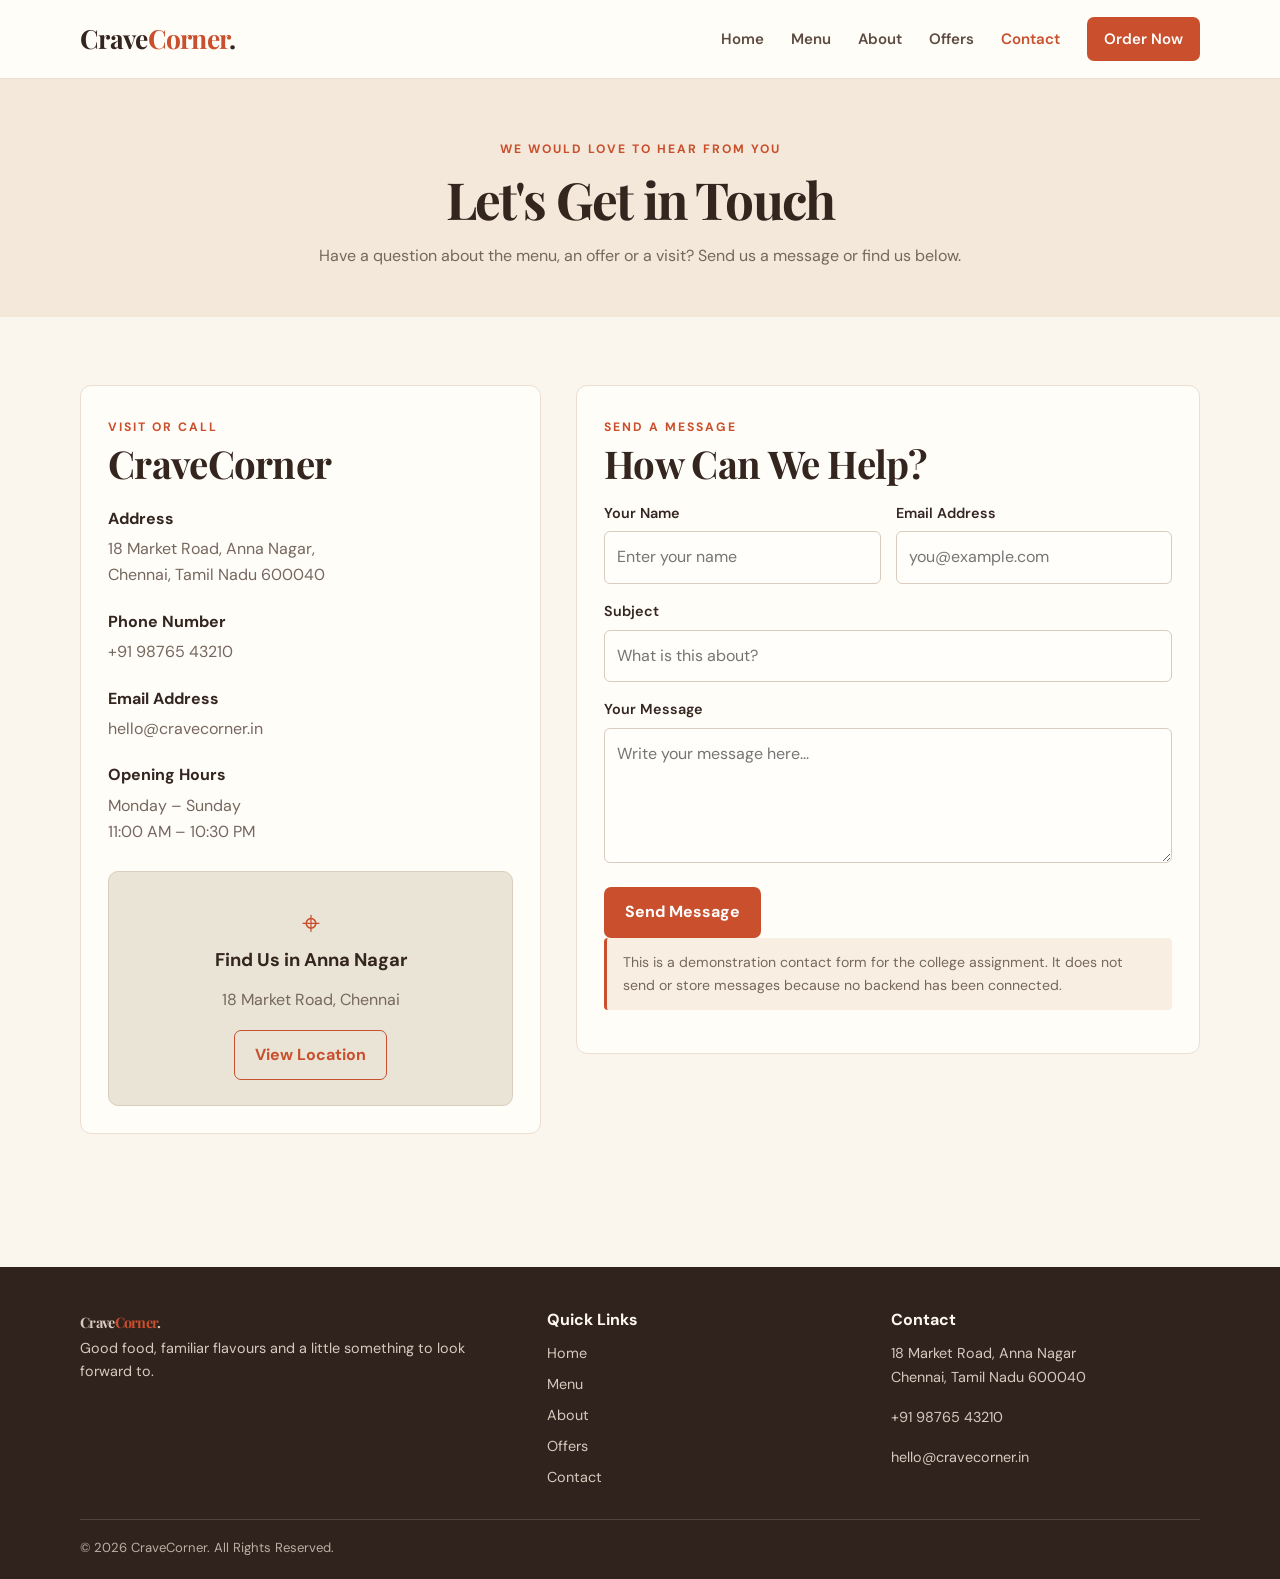
<file: contact.html>
<!DOCTYPE html>
<html lang="en">
<head>
    <meta charset="UTF-8">
    <meta name="viewport" content="width=device-width, initial-scale=1.0">
    <title>Contact Us | CraveCorner</title>
    <link rel="stylesheet" href="css/style.css">
</head>
<body>

    <header class="site-header">
        <div class="container nav-wrap">
            <a href="index.html" class="logo">Crave<span>Corner</span>.</a>

            <nav class="nav-links">
                <a href="index.html">Home</a>
                <a href="menu.html">Menu</a>
                <a href="about.html">About</a>
                <a href="offers.html">Offers</a>
                <a href="contact.html" class="active">Contact</a>
                <a href="menu.html" class="nav-order">Order Now</a>
            </nav>
        </div>
    </header>

    <main>

        <section class="page-banner">
            <div class="container">
                <span class="eyebrow">We Would Love to Hear from You</span>

                <h1>Let's Get in Touch</h1>

                <p>
                    Have a question about the menu, an offer
                    or a visit? Send us a message or find us below.
                </p>
            </div>
        </section>

        <section class="section">
            <div class="container contact-grid">

                <!-- Restaurant Details -->
                <aside class="contact-details">

                    <span class="eyebrow">Visit or Call</span>

                    <h2>CraveCorner</h2>

                    <div class="detail">
                        <strong>Address</strong>

                        <p>
                            18 Market Road, Anna Nagar,<br>
                            Chennai, Tamil Nadu 600040
                        </p>
                    </div>

                    <div class="detail">
                        <strong>Phone Number</strong>

                        <p>+91 98765 43210</p>
                    </div>

                    <div class="detail">
                        <strong>Email Address</strong>

                        <p>hello@cravecorner.in</p>
                    </div>

                    <div class="detail">
                        <strong>Opening Hours</strong>

                        <p>
                            Monday – Sunday<br>
                            11:00 AM – 10:30 PM
                        </p>
                    </div>

                    <!-- Location Section -->
                    <div class="map-panel">

                        <div>
                            <div class="map-pin">⌖</div>

                            <h3>Find Us in Anna Nagar</h3>

                            <p>18 Market Road, Chennai</p>

                            <a href="https://www.google.com/maps/search/?api=1&query=Anna+Nagar+Chennai"
                               target="_blank"
                               rel="noopener"
                               class="btn-outline">
                                View Location
                            </a>
                        </div>

                    </div>

                </aside>

                <!-- Contact Form -->
                <section class="contact-form">

                    <span class="eyebrow">Send a Message</span>

                    <h2>How Can We Help?</h2>

                    <form action="#" method="get">

                        <div class="form-row">

                            <div>
                                <label for="name">Your Name</label>

                                <input type="text"
                                       id="name"
                                       name="name"
                                       placeholder="Enter your name"
                                       required>
                            </div>

                            <div>
                                <label for="email">Email Address</label>

                                <input type="email"
                                       id="email"
                                       name="email"
                                       placeholder="you@example.com"
                                       required>
                            </div>

                        </div>

                        <div>
                            <label for="subject">Subject</label>

                            <input type="text"
                                   id="subject"
                                   name="subject"
                                   placeholder="What is this about?"
                                   required>
                        </div>

                        <div>
                            <label for="message">Your Message</label>

                            <textarea id="message"
                                      name="message"
                                      placeholder="Write your message here..."
                                      required></textarea>
                        </div>

                        <button type="submit" class="btn">
                            Send Message
                        </button>

                    </form>

                    <p class="note">
                        This is a demonstration contact form for
                        the college assignment. It does not send
                        or store messages because no backend
                        has been connected.
                    </p>

                </section>

            </div>
        </section>

    </main>

    <footer class="site-footer">
        <div class="container">

            <div class="footer-grid">

                <div>
                    <a href="index.html" class="logo footer-logo">
                        Crave<span>Corner</span>.
                    </a>

                    <p>
                        Good food, familiar flavours and a little
                        something to look forward to.
                    </p>
                </div>

                <div>
                    <h3>Quick Links</h3>

                    <div class="footer-links">
                        <a href="index.html">Home</a>
                        <a href="menu.html">Menu</a>
                        <a href="about.html">About</a>
                        <a href="offers.html">Offers</a>
                        <a href="contact.html">Contact</a>
                    </div>
                </div>

                <div>
                    <h3>Contact</h3>

                    <p>
                        18 Market Road, Anna Nagar<br>
                        Chennai, Tamil Nadu 600040
                    </p>

                    <p>+91 98765 43210</p>
                    <p>hello@cravecorner.in</p>
                </div>

            </div>

            <div class="footer-bottom">
                © 2026 CraveCorner. All Rights Reserved.
            </div>

        </div>
    </footer>

</body>
</html>
</file>
<file: css/style.css>
@import url('https://fonts.googleapis.com/css2?family=DM+Sans:wght@400;500;600;700&family=Playfair+Display:wght@600;700&display=swap');

:root {
    --cream: #fbf6ed;
    --paper: #fffdf8;
    --orange: #c94f2d;
    --orange-dark: #a83d22;
    --brown: #34251f;
    --muted: #76675e;
    --line: #eadfd2;
    --green: #526b4b;
    --shadow: 0 10px 28px rgba(64, 39, 25, .08);
}

/* Basic Reset */
* {
    box-sizing: border-box;
}

html {
    scroll-behavior: smooth;
}

body {
    margin: 0;
    background: var(--cream);
    color: var(--brown);
    font-family: "DM Sans", Arial, sans-serif;
    line-height: 1.65;
}

img {
    display: block;
    max-width: 100%;
}

a {
    color: inherit;
    text-decoration: none;
}

button,
input,
textarea {
    font: inherit;
}

.container {
    width: min(1120px, calc(100% - 40px));
    margin: 0 auto;
}

/* Header and Navigation */
.site-header {
    background: rgba(255, 253, 248, .96);
    border-bottom: 1px solid var(--line);
}

.nav-wrap {
    min-height: 78px;
    display: flex;
    align-items: center;
    justify-content: space-between;
    gap: 24px;
}

.logo {
    font-family: "Playfair Display", Georgia, serif;
    font-size: 1.65rem;
    font-weight: 700;
    letter-spacing: -.7px;
    color: var(--brown);
}

.logo span {
    color: var(--orange);
}

.nav-links {
    display: flex;
    align-items: center;
    gap: 27px;
    flex-wrap: wrap;
}

.nav-links a {
    font-size: .94rem;
    font-weight: 600;
    color: #5d4b42;
    transition: color .2s;
}

.nav-links a:hover,
.nav-links a.active {
    color: var(--orange);
}

.nav-links .nav-order {
    background: var(--orange);
    color: white;
    padding: 10px 17px;
    border-radius: 7px;
}

.nav-links .nav-order:hover {
    background: var(--orange-dark);
    color: white;
}

/* Hero Section */
.hero {
    padding: 54px 0 65px;
}

.hero-grid {
    display: grid;
    grid-template-columns: 1fr 1.03fr;
    gap: 55px;
    align-items: center;
}

.eyebrow {
    color: var(--orange);
    text-transform: uppercase;
    font-size: .76rem;
    font-weight: 700;
    letter-spacing: 2px;
}

h1,
h2,
h3 {
    line-height: 1.2;
    margin: 0 0 16px;
}

h1,
h2 {
    font-family: "Playfair Display", Georgia, serif;
}

h1 {
    font-size: clamp(2.7rem, 5vw, 4.5rem);
    letter-spacing: -1.8px;
    max-width: 590px;
}

h2 {
    font-size: clamp(2rem, 3vw, 2.8rem);
    letter-spacing: -.7px;
}

h3 {
    font-size: 1.15rem;
}

p {
    margin: 0 0 16px;
    color: var(--muted);
}

.hero-copy p {
    max-width: 490px;
    font-size: 1.04rem;
    margin-bottom: 26px;
}

.hero-image {
    height: 440px;
    width: 100%;
    object-fit: cover;
    border-radius: 12px;
    box-shadow: var(--shadow);
}

/* Buttons */
.btn {
    display: inline-block;
    border: 0;
    border-radius: 7px;
    padding: 12px 21px;
    background: var(--orange);
    color: white;
    font-weight: 700;
    cursor: pointer;
    transition: background .2s, transform .2s;
}

.btn:hover {
    background: var(--orange-dark);
    transform: translateY(-2px);
}

.btn-outline {
    display: inline-block;
    border: 1px solid var(--orange);
    border-radius: 7px;
    padding: 11px 20px;
    color: var(--orange);
    font-weight: 700;
}

/* General Sections */
.section {
    padding: 68px 0;
}

.section-white {
    background: var(--paper);
}

.section-head {
    display: flex;
    justify-content: space-between;
    align-items: end;
    gap: 25px;
    margin-bottom: 28px;
}

.section-head p {
    max-width: 470px;
    margin-bottom: 3px;
}

/* Food Categories */
.category-grid {
    display: grid;
    grid-template-columns: repeat(4, 1fr);
    gap: 18px;
}

.category-card {
    background: var(--paper);
    border: 1px solid var(--line);
    border-radius: 10px;
    padding: 12px;
    text-align: center;
}

.category-card img {
    width: 100%;
    height: 145px;
    object-fit: cover;
    border-radius: 7px;
    margin-bottom: 12px;
}

.category-card h3 {
    margin: 0;
}

/* Food Cards */
.food-grid {
    display: grid;
    grid-template-columns: repeat(3, 1fr);
    gap: 22px;
}

.food-card {
    background: var(--paper);
    border: 1px solid var(--line);
    border-radius: 11px;
    overflow: hidden;
    box-shadow: 0 5px 18px rgba(64, 39, 25, .04);
}

.food-card img {
    display: block;
    width: 100%;
    height: 215px;
    object-fit: cover;
}

.food-info {
    padding: 17px 18px 19px;
}

.food-info p {
    font-size: .9rem;
    min-height: 48px;
    margin-bottom: 13px;
}

.food-bottom {
    display: flex;
    justify-content: space-between;
    align-items: center;
    gap: 10px;
}

.price {
    color: var(--orange);
    font-weight: 700;
    font-size: 1.08rem;
}

.small-btn {
    border: 0;
    border-radius: 6px;
    padding: 8px 13px;
    color: white;
    background: var(--orange);
    font-weight: 600;
    font-size: .85rem;
}

/* Testimonials */
.testimonial-grid {
    display: grid;
    grid-template-columns: repeat(3, 1fr);
    gap: 18px;
}

.quote {
    background: var(--cream);
    border: 1px solid var(--line);
    border-radius: 10px;
    padding: 22px;
}

.quote p {
    color: #5e4d43;
    font-style: italic;
}

.quote strong {
    font-size: .9rem;
}

/* Page Banner */
.page-banner {
    padding: 56px 0 48px;
    background: #f3e8d9;
    text-align: center;
}

.page-banner h1 {
    max-width: none;
    font-size: clamp(2.4rem, 4vw, 3.5rem);
    margin: 8px 0 12px;
}

.page-banner p {
    max-width: 650px;
    margin: 0 auto;
}

/* Menu Page */
.menu-section {
    padding: 45px 0 20px;
}

.menu-section h2 {
    font-size: 1.8rem;
    margin-bottom: 22px;
}

.menu-section + .menu-section {
    padding-top: 32px;
}

/* About Page */
.about-grid {
    display: grid;
    grid-template-columns: 1fr 1fr;
    gap: 45px;
    align-items: center;
}

.about-grid img {
    height: 390px;
    width: 100%;
    object-fit: cover;
    border-radius: 11px;
}

.feature-grid {
    display: grid;
    grid-template-columns: repeat(3, 1fr);
    gap: 20px;
    margin-top: 28px;
}

.feature {
    background: var(--paper);
    border: 1px solid var(--line);
    padding: 23px;
    border-radius: 10px;
}

.feature-number {
    color: var(--orange);
    font-weight: 700;
    font-size: .8rem;
    letter-spacing: 1px;
}

/* Offers Page */
.offer-grid {
    display: grid;
    grid-template-columns: repeat(2, 1fr);
    gap: 22px;
}

.offer-card {
    display: grid;
    grid-template-columns: 1fr .8fr;
    background: var(--paper);
    border: 1px solid var(--line);
    border-radius: 12px;
    overflow: hidden;
    min-height: 245px;
}

.offer-copy {
    padding: 25px;
}

.offer-card img {
    display: block;
    width: 100%;
    height: 100%;
    min-height: 245px;
    object-fit: cover;
}

.discount {
    display: inline-block;
    color: var(--orange);
    background: #f8e7df;
    border-radius: 5px;
    padding: 5px 9px;
    font-size: .78rem;
    font-weight: 700;
    margin-bottom: 12px;
}

.offer-price {
    font-size: 1.25rem;
    color: var(--brown);
    font-weight: 700;
    margin: 8px 0 17px;
}

/* Contact Page */
.contact-grid {
    display: grid;
    grid-template-columns: .85fr 1.15fr;
    gap: 35px;
    align-items: start;
}

.contact-details,
.contact-form {
    background: var(--paper);
    border: 1px solid var(--line);
    border-radius: 11px;
    padding: 27px;
}

.detail {
    margin: 20px 0;
}

.detail strong {
    display: block;
    margin-bottom: 4px;
}

.form-row {
    display: grid;
    grid-template-columns: 1fr 1fr;
    gap: 15px;
}

label {
    display: block;
    font-weight: 600;
    font-size: .9rem;
    margin-bottom: 6px;
}

input,
textarea {
    width: 100%;
    border: 1px solid #d9cbbd;
    border-radius: 6px;
    background: #fffefa;
    padding: 12px;
    margin-bottom: 16px;
    color: var(--brown);
}

input:focus,
textarea:focus {
    outline: 2px solid #e8b6a4;
    border-color: var(--orange);
}

textarea {
    min-height: 135px;
    resize: vertical;
}

.map-panel {
    margin-top: 25px;
    border-radius: 10px;
    min-height: 190px;
    padding: 25px;
    background: #e9e4d5;
    display: grid;
    place-items: center;
    text-align: center;
    border: 1px solid #d8cfbd;
}

.map-pin {
    font-size: 2rem;
    color: var(--orange);
}

/* Footer */
.site-footer {
    background: #30231e;
    color: #fff8ef;
    padding: 43px 0 20px;
    margin-top: 65px;
}

.footer-grid {
    display: grid;
    grid-template-columns: 1.4fr 1fr 1fr;
    gap: 35px;
}

.site-footer p,
.site-footer a {
    color: #d7c9bd;
    font-size: .9rem;
}

.site-footer h3 {
    color: #fff8ef;
    font-size: 1rem;
    margin-bottom: 13px;
}

.footer-links {
    display: grid;
    gap: 7px;
}

.footer-bottom {
    border-top: 1px solid #51423b;
    margin-top: 30px;
    padding-top: 17px;
    font-size: .82rem;
    color: #bcaea2;
}

/* Notice */
.note {
    background: #f8eee2;
    border-left: 3px solid var(--orange);
    padding: 13px 16px;
    border-radius: 4px;
    font-size: .88rem;
}

/* Tablet Responsive Design */
@media (max-width: 800px) {
    .nav-wrap {
        padding: 17px 0;
        align-items: flex-start;
        flex-direction: column;
        gap: 13px;
    }

    .nav-links {
        gap: 13px 19px;
    }

    .hero-grid,
    .about-grid,
    .contact-grid {
        grid-template-columns: 1fr;
        gap: 28px;
    }

    .hero {
        padding-top: 35px;
    }

    .hero-image {
        height: 330px;
    }

    .food-grid {
        grid-template-columns: repeat(2, 1fr);
    }

    .category-grid {
        grid-template-columns: repeat(2, 1fr);
    }

    .testimonial-grid,
    .feature-grid {
        grid-template-columns: 1fr;
    }

    .offer-grid {
        grid-template-columns: 1fr;
    }
}

/* Mobile Responsive Design */
@media (max-width: 520px) {
    .container {
        width: min(100% - 28px, 1120px);
    }

    .nav-links {
        gap: 10px 14px;
    }

    .nav-links a {
        font-size: .85rem;
    }

    .nav-links .nav-order {
        padding: 7px 11px;
    }

    .food-grid {
        grid-template-columns: 1fr;
    }

    .section {
        padding: 48px 0;
    }

    .section-head {
        align-items: flex-start;
        flex-direction: column;
    }

    .offer-card {
        grid-template-columns: 1fr;
    }

    .offer-card img {
        height: 185px;
        min-height: 185px;
    }

    .form-row,
    .footer-grid {
        grid-template-columns: 1fr;
    }
}



/* Home page image corrections */

.hero-image {
    display: block;
    width: 100%;
    height: 440px;
    object-fit: cover;
    border-radius: 12px;
    box-shadow: var(--shadow);
}

.category-card {
    display: block;
    overflow: hidden;
    background: var(--paper);
    border: 1px solid var(--line);
    border-radius: 10px;
    padding: 12px;
    text-align: center;
}

.category-card img {
    display: block;
    width: 100%;
    height: 145px;
    object-fit: cover;
    border-radius: 7px;
    margin-bottom: 12px;
}

.category-card h3 {
    margin: 0;
}

@media (max-width: 800px) {
    .hero-image {
        height: 330px;
    }
}

@media (max-width: 520px) {
    .category-card img {
        height: 160px;
    }
}
/* Fix food images */
.food-card img,
.category-card img {
    display: block;
    width: 100%;
    object-fit: cover;
}

.food-card img {
    height: 215px;
}

.category-card img {
    height: 145px;
}

/* Fix mobile heading overflow */
@media (max-width: 520px) {
    h2 {
        font-size: 1.8rem;
        overflow-wrap: break-word;
    }

    .section-head h2 {
        max-width: 100%;
    }
}


/* Home page category cards */
.category-card-text {
    display: flex;
    min-height: 190px;
    flex-direction: column;
    justify-content: center;
    align-items: center;
    padding: 25px 16px;
    text-align: center;
    transition: transform .2s, box-shadow .2s;
}

.category-card-text:hover {
    transform: translateY(-4px);
    box-shadow: var(--shadow);
}

.category-card-text .category-icon {
    display: grid;
    place-items: center;
    width: 42px;
    height: 42px;
    margin-bottom: 13px;
    border-radius: 50%;
    background: #f8e7df;
    color: var(--orange);
    font-weight: 700;
}

.category-card-text h3 {
    margin: 0 0 7px;
}

.category-card-text p {
    margin: 0;
    font-size: .88rem;
}

/* Popular dishes without image gaps */
.food-grid-no-images .food-card {
    min-height: 190px;
    display: flex;
}

.food-grid-no-images .food-info {
    width: 100%;
    display: flex;
    flex-direction: column;
}

.food-grid-no-images .food-info p {
    min-height: 0;
}

.food-grid-no-images .food-bottom {
    margin-top: auto;
}

.dish-category {
    color: var(--orange);
    font-size: .72rem;
    font-weight: 700;
    letter-spacing: 1.2px;
    margin-bottom: 10px;
}

@media (max-width: 520px) {
    .section-head h2 {
        font-size: clamp(1.7rem, 8vw, 2.1rem);
        overflow-wrap: anywhere;
    }

    .category-card-text {
        min-height: 160px;
    }

    .food-grid-no-images {
        grid-template-columns: 1fr;
    }
}
</file>
